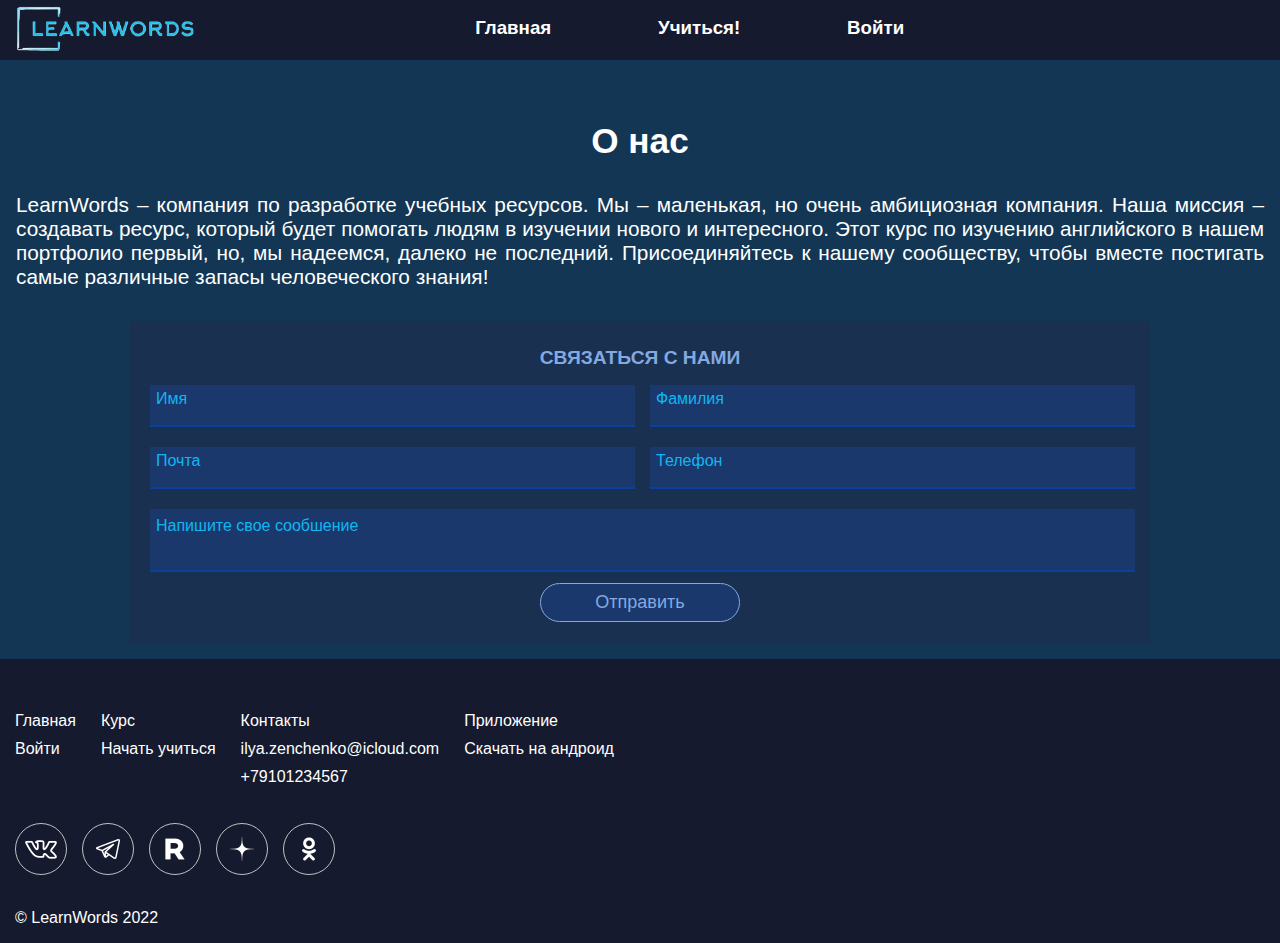
<file: about.html>
<!DOCTYPE html>
<html lang="en">
<head>
    <meta charset="UTF-8">
    <meta http-equiv="X-UA-Compatible" content="IE=edge">
    <meta name="viewport" content="width=device-width, initial-scale=1.0">
    <title>О нас</title>
    <link rel="stylesheet" href="css/styles.css">
    <link rel="stylesheet" href="css/about.css">
    <link rel="shortcut icon" href="images/index/fav.png" type="image/png">
</head>
<body>
    <header id="head">
        <nav id="main-nav">
            <div class="logo-holder">
                <a href="index.html"><img src="images/index/logo.png" alt="LearnWords" class="logo-img"></a>
            </div>
            <ul id="main-menu">
                <li class="main-menu-item"><a href="index.html"><h3>Главная</h3></a></li>
                <li class="main-menu-item"><a href="levels.html"><h3>Учиться!</h3></a></li>
                <li class="main-menu-item"><a href="login.html"><h3>Войти</h3></a></li>
            </ul>
        </nav>
    <!--    обертка бургера, занимает всю шапку-->
        <div class="burger-wrapper">
            <input type="checkbox" id="check-menu">
    <!--        label - там, где нажимается checkbox (над линиями)-->
            <label for="check-menu" class="burger-label"></label>
            <div class="burger-line first"></div>
            <div class="burger-line second"></div>
            <div class="burger-line third"></div>
            <div class="burger-line fourth"></div>
            <nav class="burger-main-menu">
                <a href="index.html">Главная</a>
                <a href="levels.html">Учиться!</a>
                <a href="login.html">Войти</a>
            </nav>
        </div>
    </header>
    <section class="about">
        <h2>О нас</h2>
        <p>LearnWords – компания по разработке учебных ресурсов. Мы – маленькая, но очень амбициозная компания. Наша миссия – создавать ресурс, который будет помогать людям в изучении нового и интересного. Этот курс по изучению английского в нашем портфолио первый, но, мы надеемся, далеко не последний. Присоединяйтесь к нашему сообществу, чтобы вместе постигать самые различные запасы человеческого знания!</p>
    </section>
    <!--форма-->
<section class="contact-sect">
    <form class="contact" action="javascript:alert('Отправка')">
        <div class="contact-text"><h>Связаться с нами</h></div>
        <div class="contact-block">
            <div class="contact-field">
                <input class="text-field__input" type="text" id="name" placeholder=" " required>
                <label class="text-field__label" for="name">Имя</label>
            </div>
            <div class="contact-field">
                <input class="text-field__input" type="text" id="last-name" placeholder=" ">
                <label class="text-field__label" for="last-name">Фамилия</label>
            </div>
            <div class="contact-field">
                <input class="text-field__input" type="email" id="email" placeholder=" " required>
                <label class="text-field__label" for="email">Почта</label>
            </div>
            <div class="contact-field">
                <input class="text-field__input" type="tel" id="phone" placeholder=" ">
                <label class="text-field__label" for="phone">Телефон</label>
            </div>
            <div class="contact-field cont-col-span-2">
                <input class="text-field__input" type="text" id="sms" placeholder=" " required>
                <label class="text-field__label" for="sms">Напишите свое сообшение</label>
            </div>
        </div>
        <div class="submit">
        <input type="submit" value="Отправить">
        </div>
    </form>
</section>
<!-- Подвал -->

<footer>
    <div class="footer">
        <ul class="ul_footer">
            <li class="li_footer"><a href="index.html">Главная</a></li>
            <li class="li_footer"><a href="login.html">Войти</a></li>
        </ul>
        <ul class="ul_footer">
            <li class="li_footer">Курс</li>
            <li class="li_footer"><a href="levels.html">Начать учиться</a></li>
        </ul>
        <ul class="ul_footer">
            <li class="li_footer">Контакты</li>
            <li class="li_footer"><a href="mailto:ilya.zenchenko@icloud.com">ilya.zenchenko@icloud.com</a></li>
            <li class="li_footer"><a href="+79101234567">+79101234567</a></li>
        </ul>
        <ul class="ul_footer">
            <li class="li_footer">Приложение</li>
            <li class="li_footer"><a href="#">Скачать на андроид</a></li>
        </ul>
        <div class="social-icons">
            <div class="social-icon"><img src="images/index/soc_nets/vk.png" alt="vk"></div>
            <div class="social-icon"><img src="images/index/soc_nets/telegram.png" alt="telegram"></div>
            <div class="social-icon"><img src="images/index/soc_nets/rutube.png" alt="rutube"></div>
            <div class="social-icon"><img src="images/index/soc_nets/dzen.png" alt="dzen"></div>
            <div class="social-icon"><img src="images/index/soc_nets/odnok.png" alt="class"></div>
        </div>
        <p style="padding-left: 0; margin-top: 18px">© LearnWords 2022</p>
    </div>
</footer>
</body>
</html>
</file>
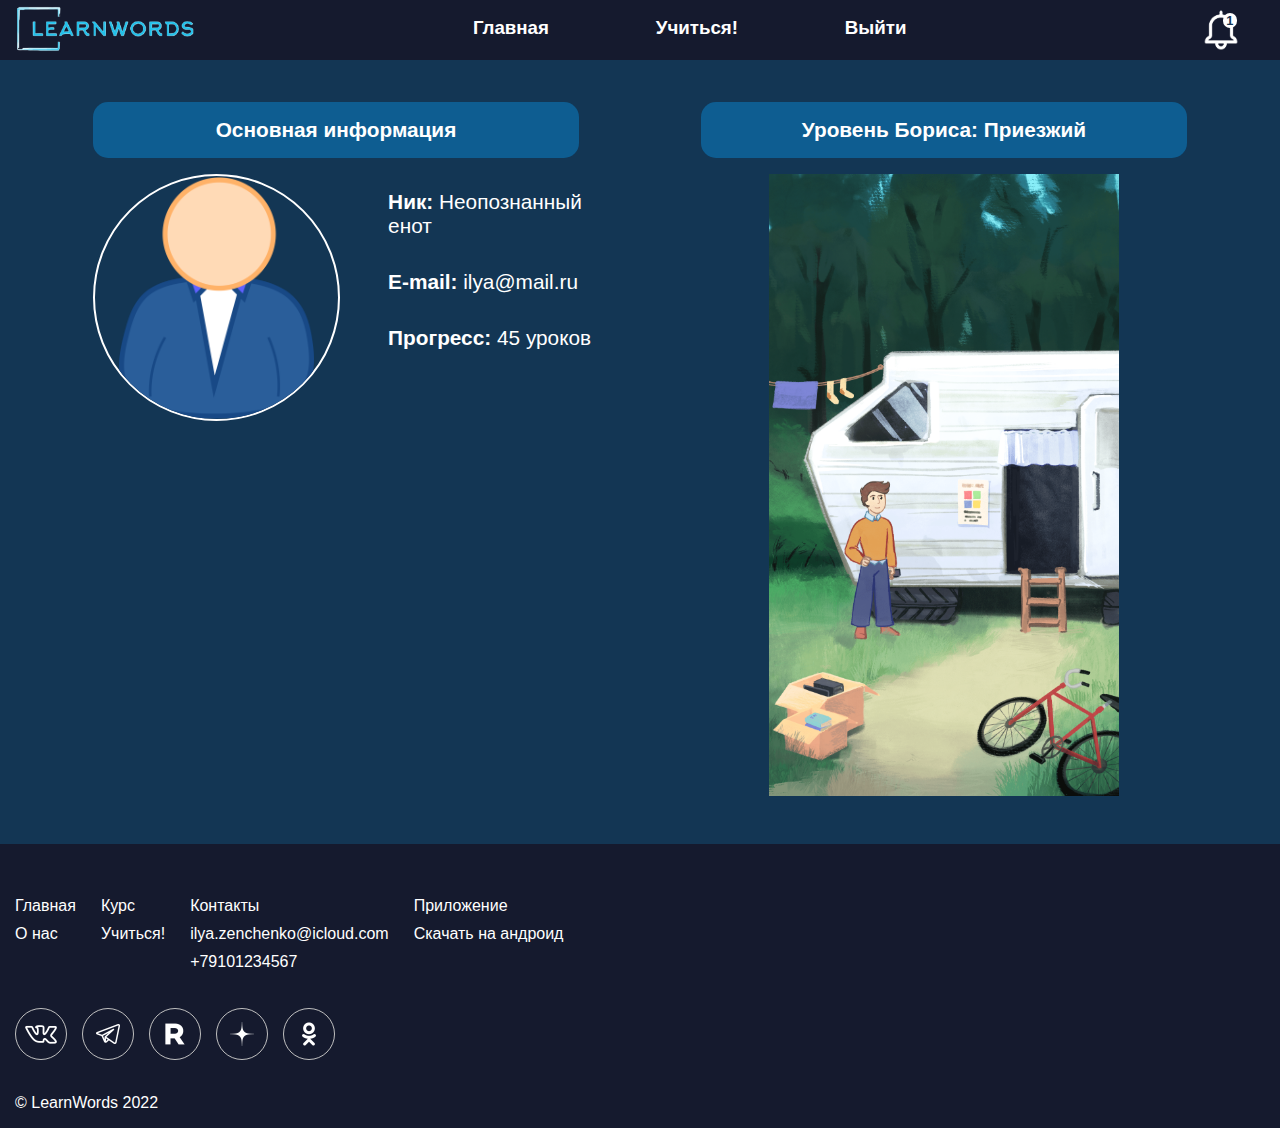
<file: account.html>
<!doctype html>
<html lang="en">
<head>
    <meta charset="UTF-8">
    <meta name="viewport"
          content="width=device-width, user-scalable=no, initial-scale=1.0, maximum-scale=1.0, minimum-scale=1.0">
    <meta http-equiv="X-UA-Compatible" content="ie=edge">
    <title>Курс по изучению английских слов</title>
    <link rel="stylesheet" href="css/styles.css">
    <link rel="stylesheet" href="css/styles_acc.css">
    <link rel="shortcut icon" href="images/index/fav.png" type="image/png">
</head>
<body>

<!--Шапка-->
<header id="head">
    <nav id="main-nav">
        <div class="logo-holder">
            <a href="index.html"><img src="images/index/logo.png" alt="LearnWords" class="logo-img"></a>
        </div>
        <ul id="main-menu">
            <li class="main-menu-item"><a href="index.html"><h3>Главная</h3></a></li>
            <li class="main-menu-item"><a href="levels.html"><h3>Учиться!</h3></a></li>
            <li class="main-menu-item"><a href="login.html"><h3>Выйти</h3></a></li>
        </ul>
        <div class="bell-container">
            <div class="bell-digit" id="bell-digit">1</div>
            <img src="images/account/bell.png" alt="bell" class="bell" id="bell">
            <nav class="bell-menu" id="bell-menu">
                <div class="bell-item">
                    <span class="close-notif-bt">╳</span>
                    Уведомление 1
                </div>
            </nav>
        </div>
    </nav>
    <!--    обертка бургера, занимает всю шапку-->
    <div class="burger-wrapper">
        <input type="checkbox" id="check-menu">
        <!--        label - там, где нажимается checkbox (над линиями)-->
        <label for="check-menu" class="burger-label"></label>
        <div class="burger-line first"></div>
        <div class="burger-line second"></div>
        <div class="burger-line third"></div>
        <div class="burger-line fourth"></div>
        <nav class="burger-main-menu">
            <a href="index.html">Главная</a>
            <a href="levels.html">Учиться!</a>
            <a href="login.html">Выйти</a>
        </nav>
    </div>
</header>

<!--Фото и данные (main)-->
<section class="info">
    <div class="main-info">
        <div class="les-main-hdr"><p><b>Основная информация</b></p></div>
        <div class="main-info-items">
            <div class="div_photo"><img src="images/account/user-icon.png" alt="Фото"></div>
            <div class="info-text">
            <p><b>Ник: </b>Неопознанный енот</p>
            <p><b>E-mail: </b>ilya@mail.ru</p>
            <p><b>Прогресс: </b>45 уроков</p>
            </div>
        </div>
    </div>
    <div class="level">
        <div class="les-main-hdr"><p><b>Уровень Бориса: Приезжий</b></p></div>
        <img src="images/boris_lev/first.png" alt="" class="">
    </div>

</section>

<!--Подвал-->
<footer class="footer">
    <ul class="ul_footer">
        <li class="li_footer"><a href="index.html">Главная</a></li>
        <li class="li_footer"><a href="about.html">О нас</a></li>
    </ul>
    <ul class="ul_footer">
        <li class="li_footer">Курс</li>
        <li class="li_footer"><a href="levels.html">Учиться!</a></li>
    </ul>
    <ul class="ul_footer">
        <li class="li_footer">Контакты</li>
        <li class="li_footer"><a href="mailto:ilya.zenchenko@icloud.com">ilya.zenchenko@icloud.com</a></li>
        <li class="li_footer"><a href="+79101234567">+79101234567</a></li>
    </ul>
    <ul class="ul_footer">
        <li class="li_footer">Приложение</li>
        <li class="li_footer"><a href="#">Скачать на андроид</a></li>
    </ul>
    <div class="social-icons">
        <div class="social-icon"><img src="images/index/soc_nets/vk.png" alt="vk"></div>
        <div class="social-icon"><img src="images/index/soc_nets/telegram.png" alt="telegram"></div>
        <div class="social-icon"><img src="images/index/soc_nets/rutube.png" alt="rutube"></div>
        <div class="social-icon"><img src="images/index/soc_nets/dzen.png" alt="dzen"></div>
        <div class="social-icon"><img src="images/index/soc_nets/odnok.png" alt="class"></div>
    </div>
    <p style="padding-left: 0; margin-top: 18px">© LearnWords 2022</p>
</footer>
<script src="js/acc.js"></script>
</body>
</file>
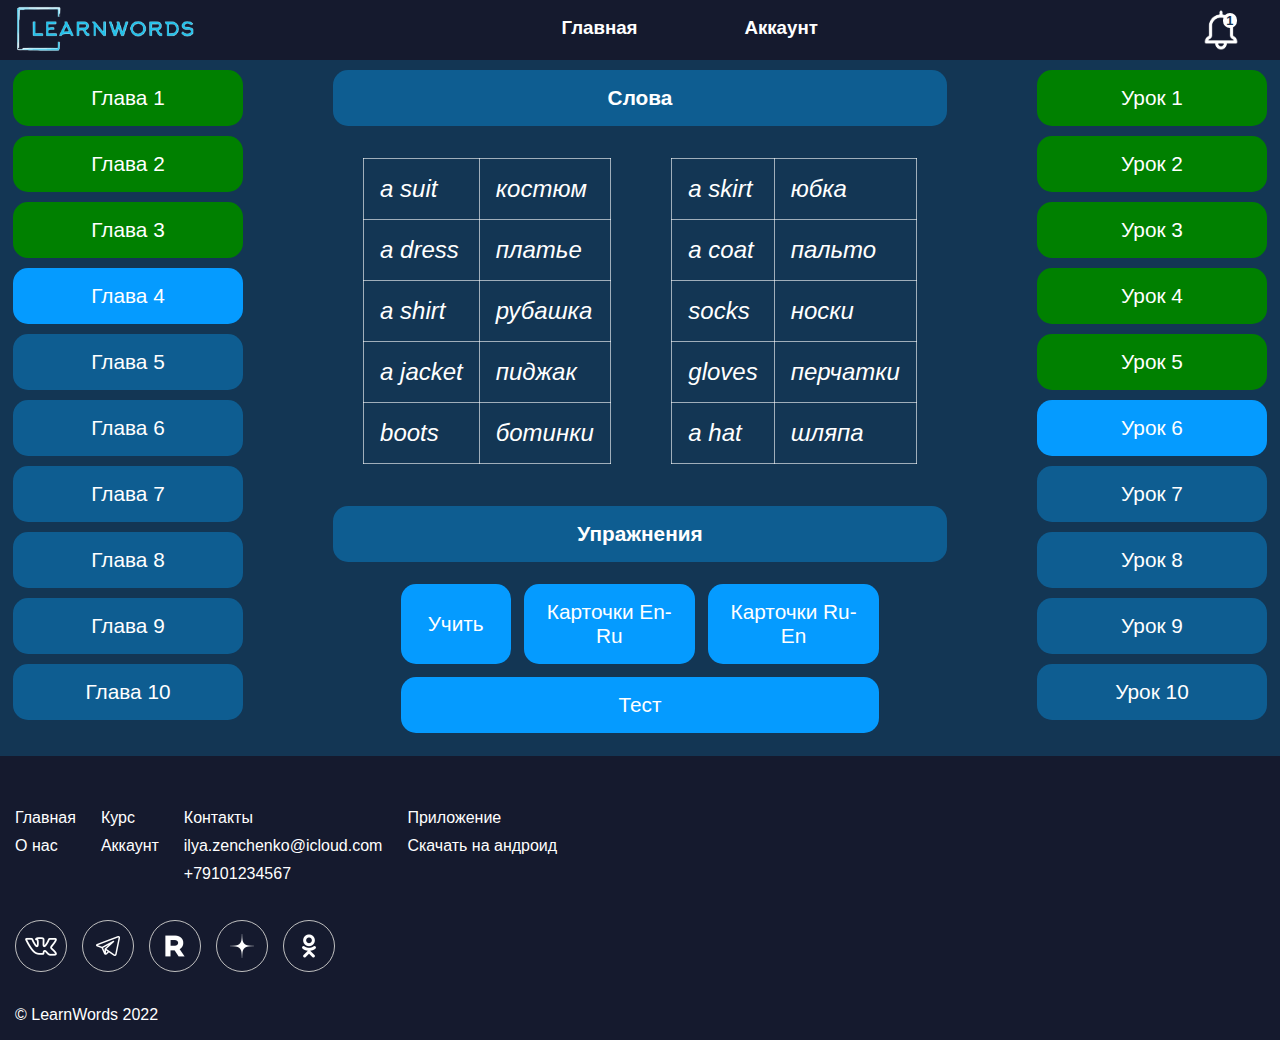
<file: levels.html>
<!doctype html>
<html lang="en">
<head>
    <meta charset="UTF-8">
    <meta name="viewport"
          content="width=device-width, user-scalable=no, initial-scale=1.0, maximum-scale=1.0, minimum-scale=1.0">
    <meta http-equiv="X-UA-Compatible" content="ie=edge">
    <title>Курс по изучению английских слов</title>
    <link rel="stylesheet" href="css/styles.css">
    <link rel="stylesheet" href="css/styles_acc.css">
    <link rel="stylesheet" href="css/levels.css">
    <link rel="shortcut icon" href="images/index/fav.png" type="image/png">
</head>
<body>

<!--Шапка-->
<header id="head">
    <nav id="main-nav">
        <div class="logo-holder">
            <a href="index.html"><img src="images/index/logo.png" alt="LearnWords" class="logo-img"></a>
        </div>
        <ul id="main-menu">
            <li class="main-menu-item"><a href="index.html"><h3>Главная</h3></a></li>
            <li class="main-menu-item"><a href="account.html"><h3>Аккаунт</h3></a></li>
        </ul>
        <div class="bell-container">
            <div class="bell-digit" id="bell-digit">1</div>
            <img src="images/account/bell.png" alt="bell" class="bell" id="bell">
            <nav class="bell-menu" id="bell-menu">
                <div class="bell-item">
                    <span class="close-notif-bt">╳</span>
                    Уведомление 1
                </div>
            </nav>
        </div>
    </nav>
    <!--    обертка бургера, занимает всю шапку-->
    <div class="burger-wrapper">
        <input type="checkbox" id="check-menu">
        <!--        label - там, где нажимается checkbox (над линиями)-->
        <label for="check-menu" class="burger-label"></label>
        <div class="burger-line first"></div>
        <div class="burger-line second"></div>
        <div class="burger-line third"></div>
        <div class="burger-line fourth"></div>
        <nav class="burger-main-menu">
            <a href="index.html">Главная</a>
            <a href="account.html">Аккаунт</a>
        </nav>
    </div>
</header>


<!--Уровни-->
<section class="levels">
    <div class="lesson progress-item"><p>Урок 1</p></div>
    <div class="lesson progress-item"><p>Урок 2</p></div>
    <div class="lesson progress-item"><p>Урок 3</p></div>
    <div class="lesson progress-item"><p>Урок 4</p></div>
    <div class="lesson progress-item"><p>Урок 5</p></div>
    <div class="lesson progress-item"><p>Урок 6</p></div>
    <div class="lesson progress-item"><p>Урок 7</p></div>
    <div class="lesson progress-item"><p>Урок 8</p></div>
    <div class="lesson progress-item"><p>Урок 9</p></div>
    <div class="lesson progress-item"><p>Урок 10</p></div>
</section>

<!--Главы-->
<section class="chapters">
    <div class="chapter progress-item"><p>Глава 1</p></div>
    <div class="chapter progress-item"><p>Глава 2</p></div>
    <div class="chapter progress-item"><p>Глава 3</p></div>
    <div class="chapter progress-item"><p>Глава 4</p></div>
    <div class="chapter progress-item"><p>Глава 5</p></div>
    <div class="chapter progress-item"><p>Глава 6</p></div>
    <div class="chapter progress-item"><p>Глава 7</p></div>
    <div class="chapter progress-item"><p>Глава 8</p></div>
    <div class="chapter progress-item"><p>Глава 9</p></div>
    <div class="chapter progress-item"><p>Глава 10</p></div>
</section>

<!--Борис-->
<section class="main">
    <div class="words-cont">
        <div class="les-main-hdr"><p><b>Слова</b></p></div>
            <div class="words-tables">
                <table>
                    <tr>
                        <td>a suit</td>
                        <td>костюм</td>
                    </tr>
                    <tr>
                        <td>a dress </td>
                        <td>платье</td>
                    </tr>
                    <tr>
                        <td>a shirt</td>
                        <td>рубашка</td>
                    </tr>
                    <tr>
                        <td>a jacket</td>
                        <td>пиджак</td>
                    </tr>
                    <tr>
                        <td>boots</td>
                        <td>ботинки</td>
                    </tr>
                </table>
                <table>
                    <tr>
                        <td>a skirt</td>
                        <td>юбка</td>
                    </tr>
                    <tr>
                        <td>a coat</td>
                        <td>пальто</td>
                    </tr>
                    <tr>
                        <td>socks</td>
                        <td>носки</td>
                    </tr>
                    <tr>
                        <td>gloves</td>
                        <td>перчатки</td>
                    </tr>
                    <tr>
                        <td>a hat</td>
                        <td>шляпа</td>
                    </tr>
                </table>
        </div>
    </div>
    <div class="exer-cont">
        <div class="les-main-hdr"><p><b>Упражнения</b></p></div>
        <div class="exersizes">
            <div class="ex-bt"><p>Учить</p></div>
            <div class="ex-bt"><p>Карточки En-Ru</p></div>
            <div class="ex-bt"><p>Карточки Ru-En</p></div>
            <div class="ex-bt test-bt"><p>Тест</p></div>
        </div>
    </div>
</section>

<!--Подвал-->
<footer class="footer">
    <ul class="ul_footer">
        <li class="li_footer"><a href="index.html">Главная</a></li>
        <li class="li_footer"><a href="about.html">О нас</a></li>
    </ul>
    <ul class="ul_footer">
        <li class="li_footer">Курс</li>
        <li class="li_footer"><a href="account.html">Аккаунт</a></li>
    </ul>
    <ul class="ul_footer">
        <li class="li_footer">Контакты</li>
        <li class="li_footer"><a href="mailto:ilya.zenchenko@icloud.com">ilya.zenchenko@icloud.com</a></li>
        <li class="li_footer"><a href="+79101234567">+79101234567</a></li>
    </ul>
    <ul class="ul_footer">
        <li class="li_footer">Приложение</li>
        <li class="li_footer"><a href="#">Скачать на андроид</a></li>
    </ul>
    <div class="social-icons">
        <div class="social-icon"><img src="images/index/soc_nets/vk.png" alt="vk"></div>
        <div class="social-icon"><img src="images/index/soc_nets/telegram.png" alt="telegram"></div>
        <div class="social-icon"><img src="images/index/soc_nets/rutube.png" alt="rutube"></div>
        <div class="social-icon"><img src="images/index/soc_nets/dzen.png" alt="dzen"></div>
        <div class="social-icon"><img src="images/index/soc_nets/odnok.png" alt="class"></div>
    </div>
    <p style="padding-left: 0; margin-top: 18px">© LearnWords 2022</p>
</footer>
<script src="js/acc.js"></script>
</body>
</file>
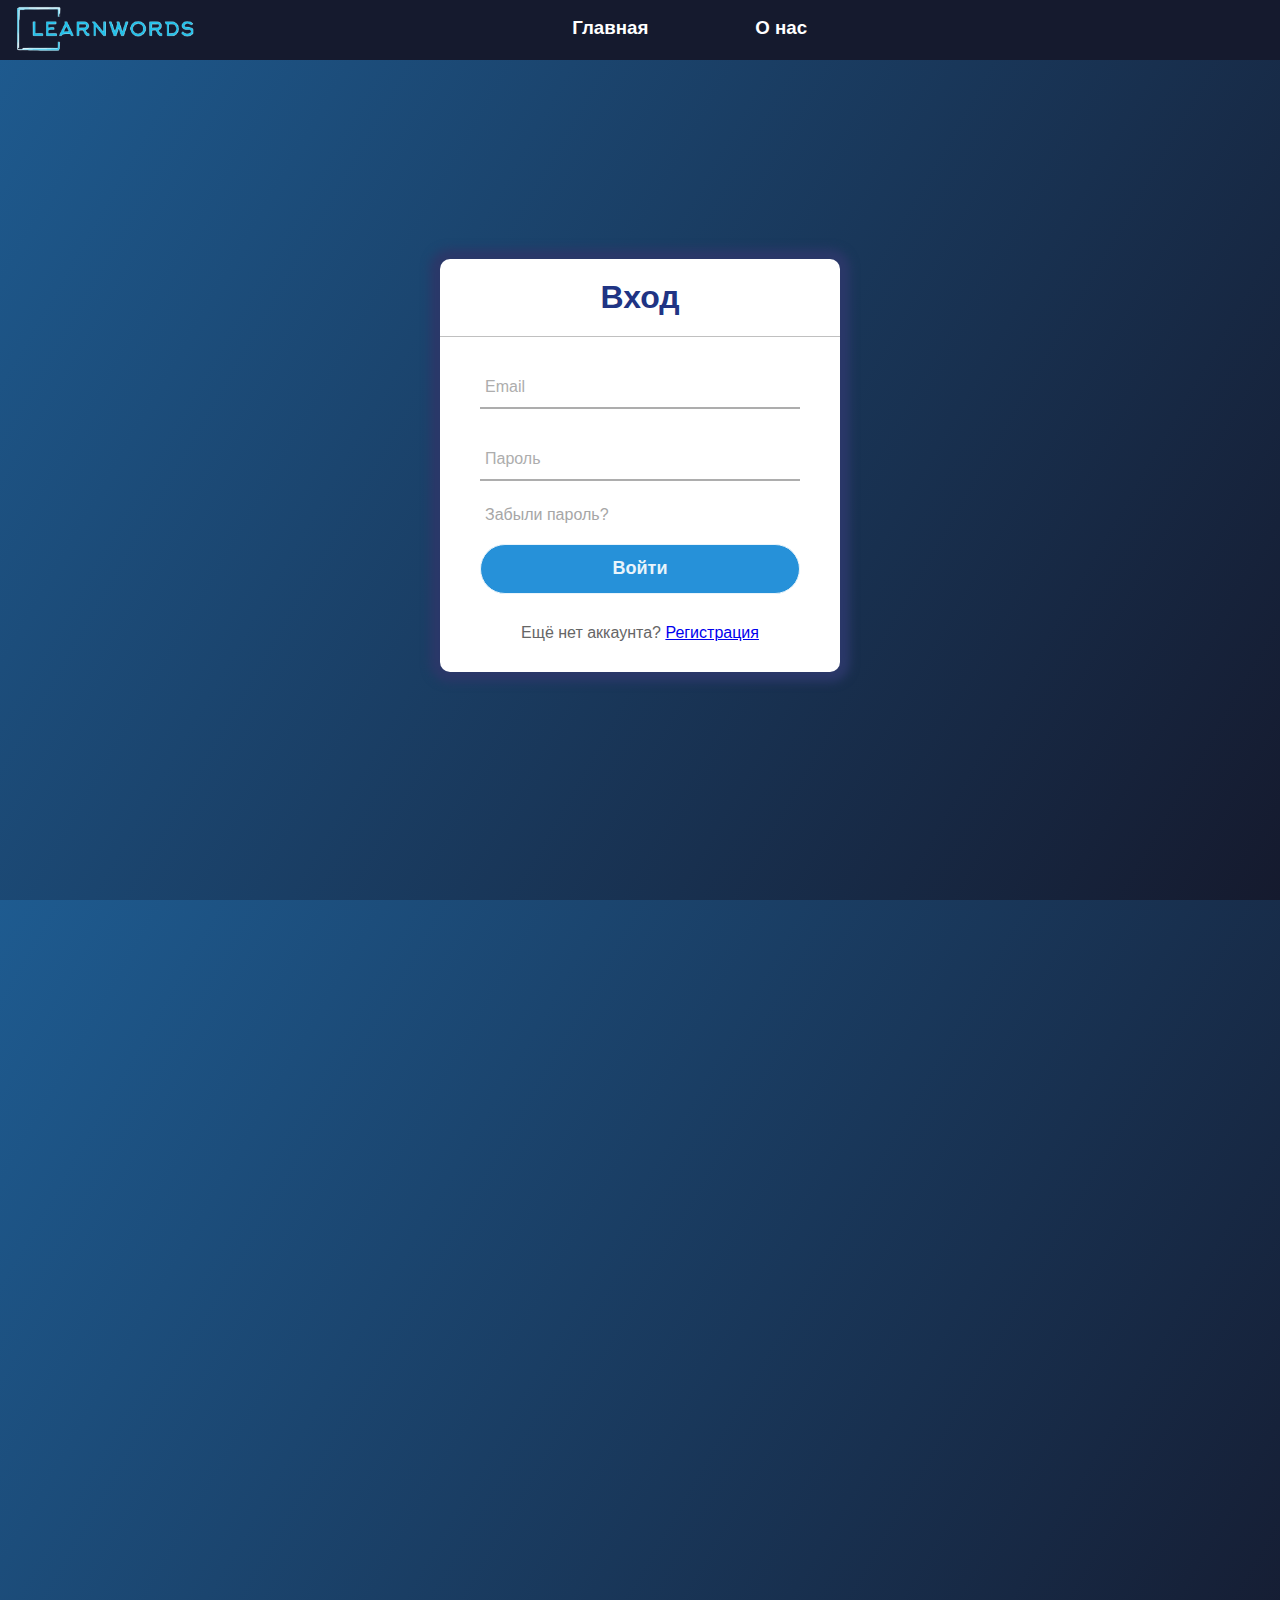
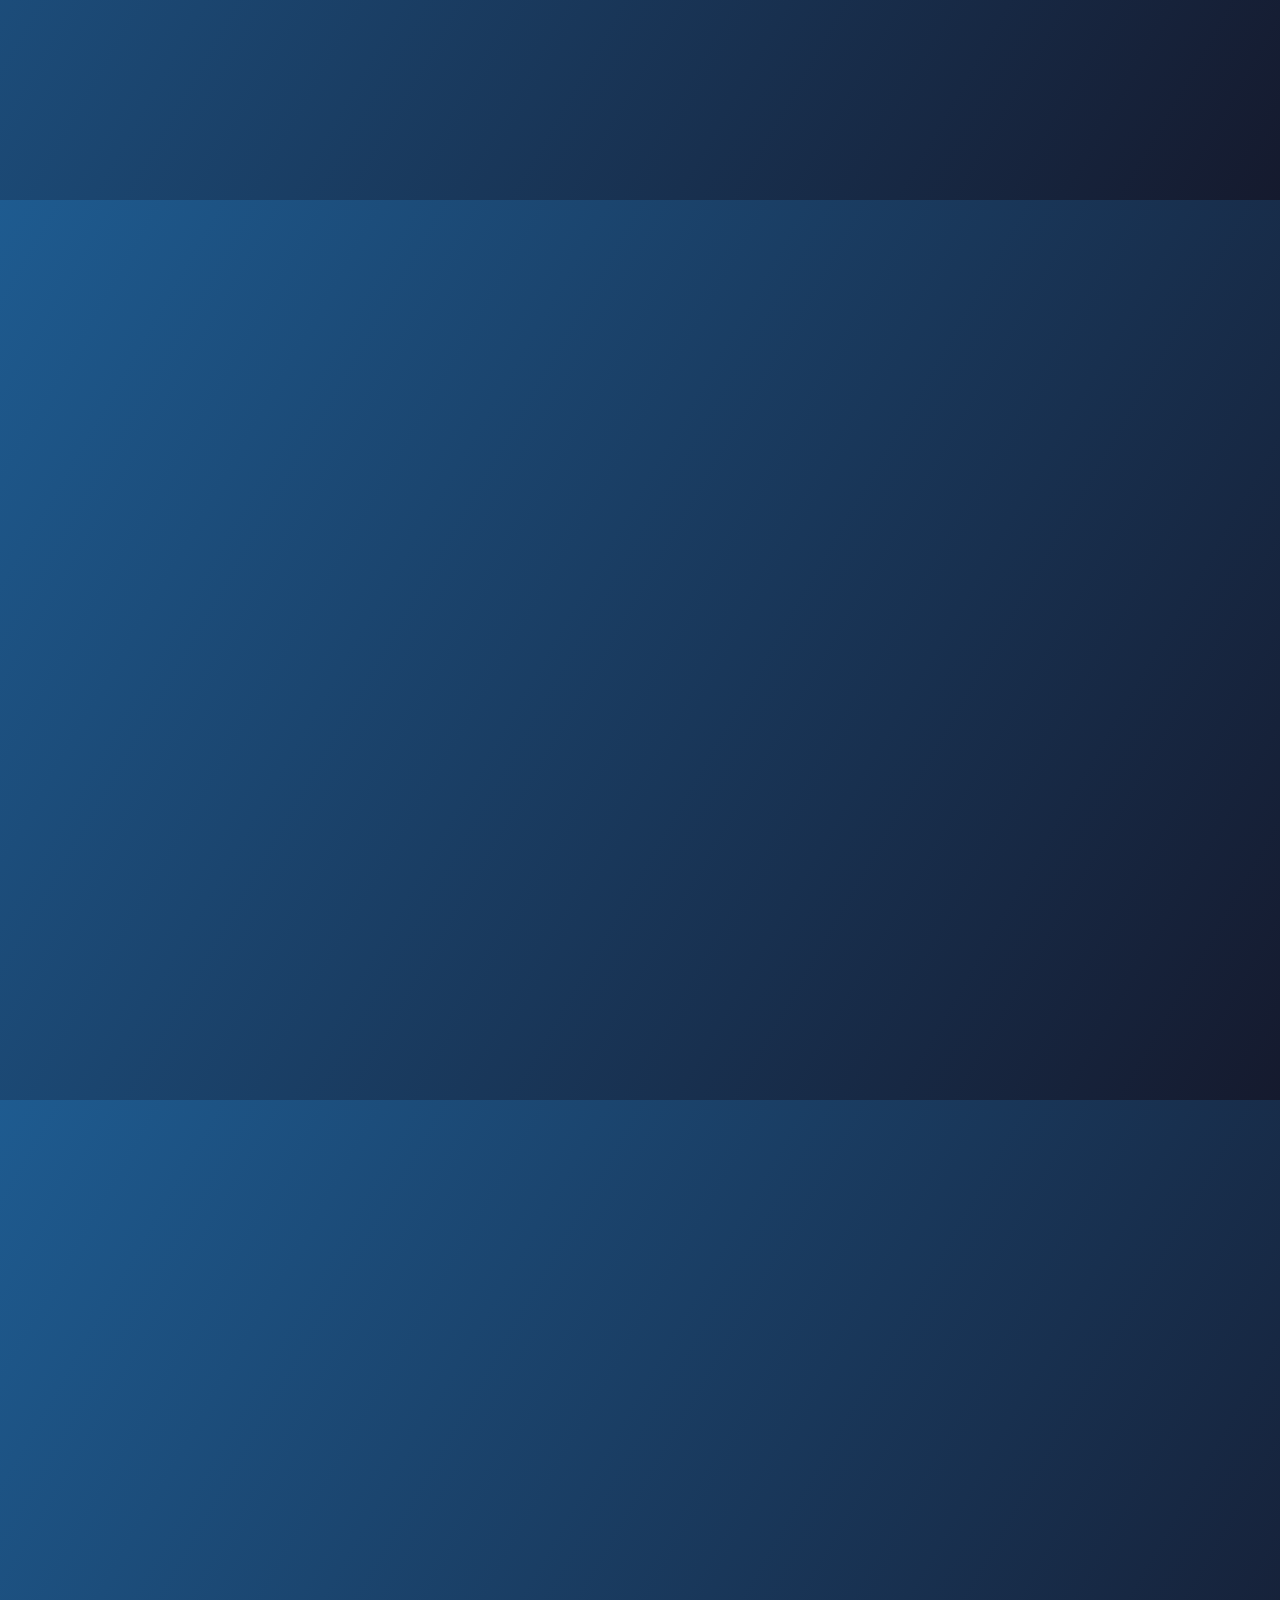
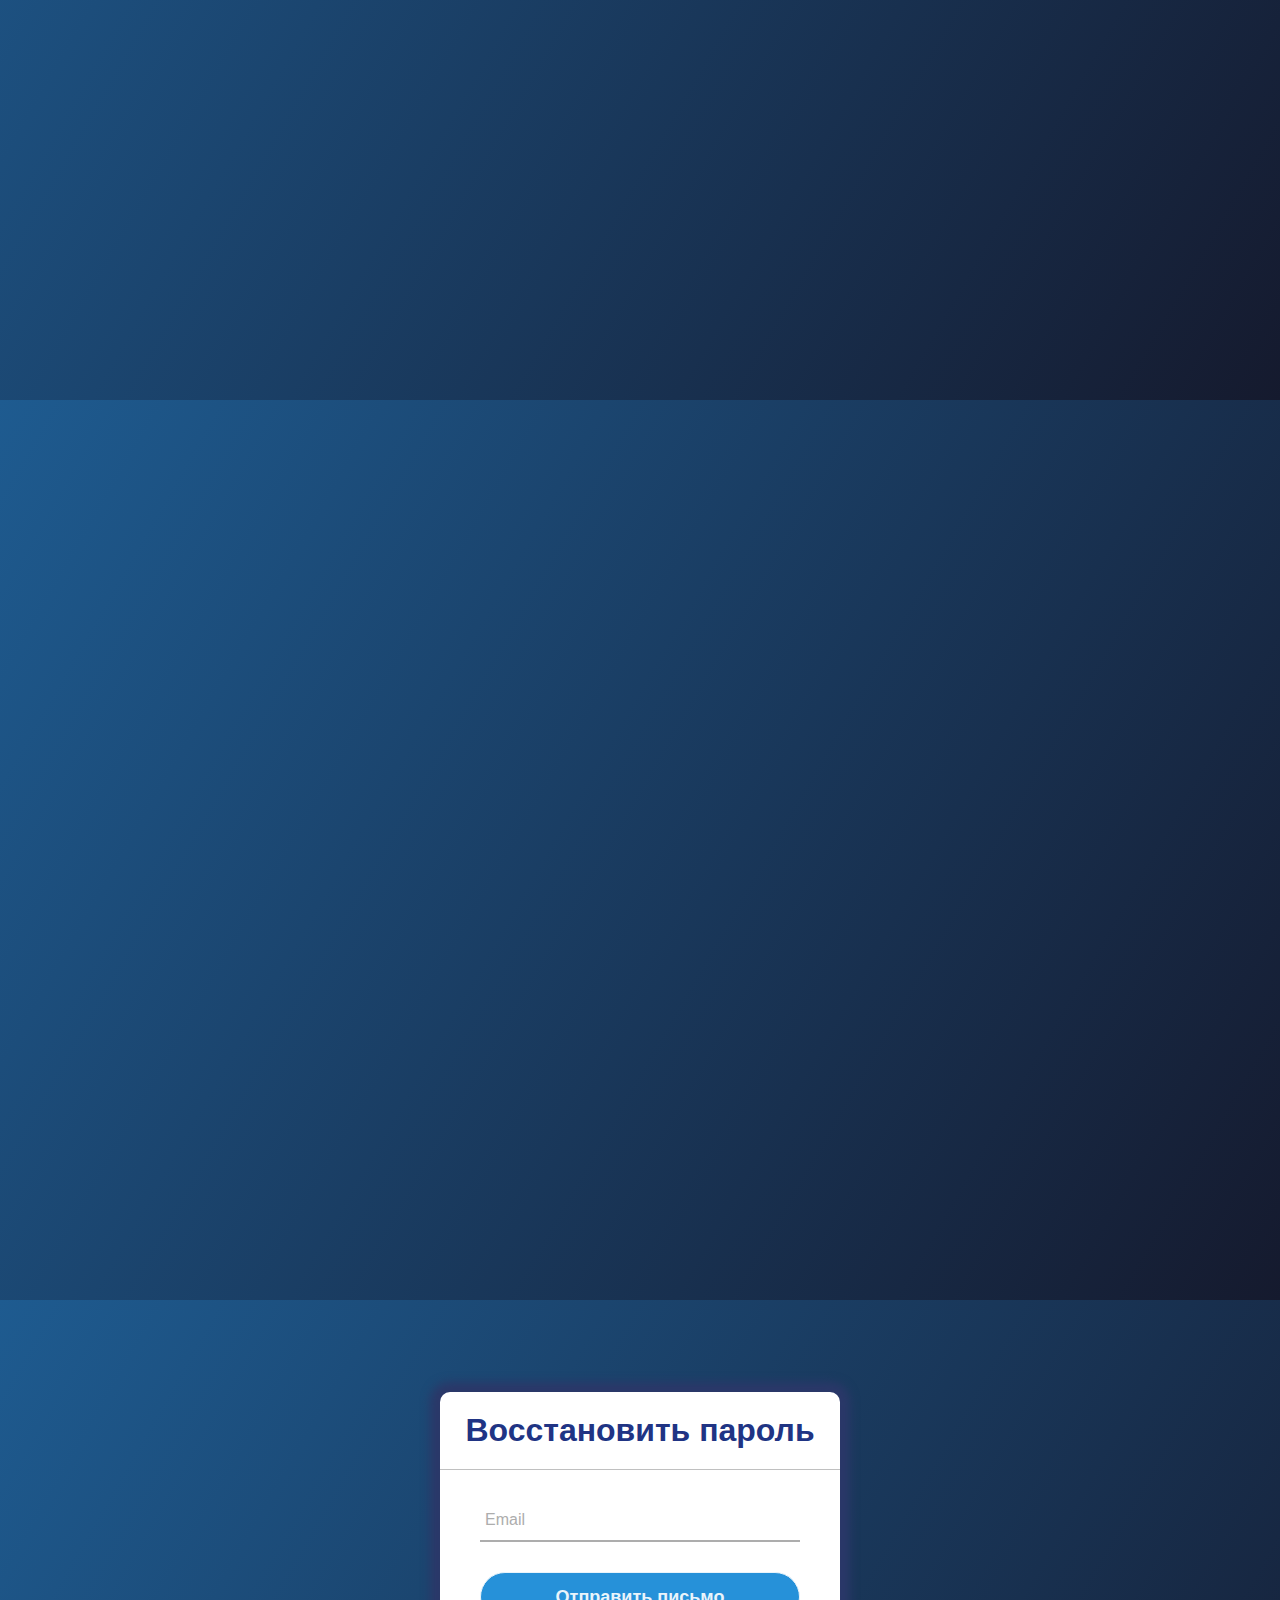
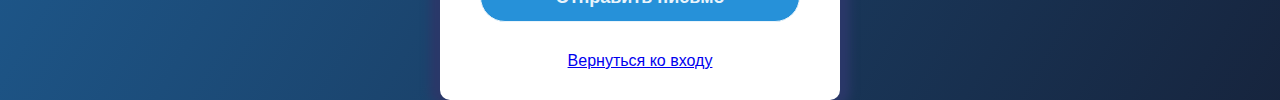
<file: login.html>
<!DOCTYPE html>
<html lang="en">
<head>
    <meta charset="UTF-8">
    <meta http-equiv="X-UA-Compatible" content="IE=edge">
    <meta name="viewport" content="width=device-width, initial-scale=1.0">
    <title>Войти/Зарегестрироваться</title>
    <link rel="stylesheet" href="css/login.css">
    <link rel="stylesheet" href="css/styles.css">
    <link rel="shortcut icon" href="images/index/fav.png" type="image/png">
</head>
<body>
    <!-- Шапка-->

<header id="head">
    <nav id="main-nav">
        <div class="logo-holder">
            <a href="index.html"><img src="images/index/logo.png" alt="LearnWords" class="logo-img"></a>
        </div>
        <ul id="main-menu">
            <li class="main-menu-item"><a href="index.html"><h3>Главная</h3></a></li>
            <li class="main-menu-item"><a href="about.html"><h3>О нас</h3></a></li>
        </ul>
    </nav>
<!--    обертка бургера, занимает всю шапку-->
    <div class="burger-wrapper">
        <input type="checkbox" id="check-menu">
<!--        label - там, где нажимается checkbox (над линиями)-->
        <label for="check-menu" class="burger-label"></label>
        <div class="burger-line first"></div>
        <div class="burger-line second"></div>
        <div class="burger-line third"></div>
        <div class="burger-line fourth"></div>
        <nav class="burger-main-menu">
            <a href="index.html">Главная</a>
            <a href="about.html">О нас</a>
        </nav>
    </div>
</header>
    <div class="center" id="login">
        <text>Вход</text>
        <form action="levels.html">
            <div class="txt-field">
                <input type="email" required>
                <span></span>
                <label>Email</label>
            </div>
            <div class="txt-field">
                <input type="password" required>
                <span></span>
                <label>Пароль</label>
            </div>
            <div class="pass" id="forg-bt">Забыли пароль?</div>
            <input type="submit" value="Войти">
            <div class="signup-link">
                Ещё нет аккаунта? <a href="#" id="reg-bt">Регистрация</a>
            </div>
        </form>
    </div>
    <div class="center register-hide hidden-top" id="register">
        <text>Регистрация</text>
        <form method="post">
            <div class="txt-field">
                <input type="email" required>
                <span></span>
                <label>E-mail</label>
            </div>
            <div class="txt-field">
                <input type="text" required>
                <span></span>
                <label>Пароль</label>
            </div>
            <div class="txt-field">
                <input type="text" required>
                <span></span>
                <label>Повторите пароль</label>
            </div>
            <input type="submit" value="Зарегестрироваться">
            <div class="signup-link">
                Уже есть аккаунт? <a href="#" id="log-bt">Войти</a>
            </div>
        </form>
    </div>
    <div class="center forgot-hide hidden-bottom" id="forgot">
        <text>Восстановить пароль</text>
        <form action="">
            <div class="txt-field">
                <input type="email" required>
                <span></span>
                <label>Email</label>
            </div>
            <input type="submit" value="Отправить письмо">
            <div class="signup-link">
                <a href="#" id="to-login-from-forgot">Вернуться ко входу</a>
            </div>
        </form>
    </div>
</body>
<script src="js/login.js"></script>
</html>
</file>
<file: css/styles.css>
/* Глобальные настройки*/
* {
    margin: 0;
    padding: 0;
}

body {
    font-family: roboto, sans-serif;
}

/* Заголовок */
#head {
    width: 100%;
    position: fixed;
    top: 0;
    height: 60px;
    z-index: 10;
}

#main-nav {
    background-color: #151a2e;
    height: 100%;
    text-align: center;
}

.logo-holder {
    float: left;
    margin-left: 10px;
    margin-top: -2px;
}

.logo-img {
    height: 60px;
}
.logo-img:hover{
    cursor: pointer;
}

#main-menu {
    list-style: none
}

.main-menu-item {
    display: inline-block;
    margin: 17px 8vw 10px 0;
    top: 0;
}

.main-menu-item a {
    color: white;
    text-decoration: none;
    transition: color 0.2s ease;
}

.main-menu-item a:hover {
    color: #5bbee6;
}

/*медиа заголовка*/

@media screen and (min-width: 1700px) {
    #head{
        height: 65px;
    }
    #main-menu h3{
        font-size: 1.5rem;
        font-weight: 700;
    }
    .logo-img {
        height: 65px;
    }
}

/* Бургер */

.burger-wrapper{
    display: none;
}

/* Шапка */

.cover {
    background: url("../images/index/cover-img.jpg") center;
    background-size: cover;
    color: white;
    padding: 100px 20%;
}

.cover-dimmer {
    background: rgba(0, 0, 0, 0.5);
    padding: 40px;
    text-align: center;
}

.cover-dimmer p {
    font-size: 1.2rem;
}

h1 {
    font-size: 2.5rem;
    margin-top: -8px;
    margin-bottom: .25rem;
}

.button-cover {
    padding: 0.7rem;
    font-size: 1rem;
    font-weight: bold;
    color: white;
    background-color: transparent;
    margin-top: 1rem;
    border-color: white;
    transition: background-color 0.2s ease;
}

.button-cover:hover {
    background-color: #5bbee6;
    cursor: pointer;
}

/* Тезисы */

.thesis_dark_bckgr {
    background-color: #133654;
    display: flex;
    align-items: center;
    justify-content: space-between;
    padding-top: 70px;
    padding-bottom: 70px;
}

/* светло синий #353c57 204e75*/

.thesis_light_bckgr {
    background-color: #0e5d91;
    display: flex;
    align-items: center;
    padding-top: 70px;
    padding-bottom: 70px;
    justify-content: space-between;
}

h2 {
    color: white;
    font-size: 2.2rem;
    padding: 1rem;
}

p {
    color: white;
    padding: 1rem;
    font-size: 1.3rem;
}

.icon_image {
    width: 190px;
    height: 190px;
    margin: 20px 50px;
    align-self: center;
}

.icon_light:hover{
    transform: rotate(360deg);
    transition: 1s ease-in;
    cursor: pointer;
}

.icon_dark:hover{
    transform: scale(1.2);
    transition: 1s ease-in;
    cursor: pointer;
}

@keyframes anim-dark-icon {
    from{
        margin-bottom: 10px;
    }
    50%{
        margin-bottom: 0;
    }
    75%{margin-bottom: 10px;}
    to{margin-bottom: 0}
}

/* Разделитель */

.dark_section_separator {
    background-color: #133654;
    padding: 5px 4vw;
}

.dark_section_separator div {
    background-color: white;
    padding: 2px 10px;
    border-radius: 30px;
}

/* Тезис Борис */

.thesis_boris {
    padding-top: 4rem;
    background-color: #133654;
    color: white;
    padding-bottom: 3rem;
}

.thesis_boris div{
    text-align: center;
}

/*КАК ПРОХОДИТ ОБУЧЕНИЕ*/
/*Карточки с границей*/

.cont-steps{
    background-color: #0e5d91;
    position: relative;
    transition: 0.5s all;
    display: flex;
    align-items: center;
    justify-content: space-around;
    flex-wrap: wrap;
}
.step-card::before, .step-card::after{
    box-sizing: border-box;
}
.step-card{
    display: inline-block;
    width: 250px;
    aspect-ratio: 1/1;
    top:0;
    bottom: 0;
    left: 0;
    right: 0;
    box-shadow: 0 20px 35px rgba(0,0,0,0.3);
    /* border-radius: 20px; */
    overflow: hidden;
    background: linear-gradient(120deg, #2980b9, #133654);
    position: relative;
    margin-left: 10px;
    margin-right: 10px;
    transition: .5s all;
}
@media screen and (max-width: 1381px) {
    .step-card{
        margin-bottom: 20px;
    }
}
.step-card:before{
    content: "";
    position: absolute;
    width: 150%;
    height: 150%;
    top: -25%;
    left: -25%;
    background-image: conic-gradient(
            #04b0ee 20deg, transparent 120deg
    );
    animation: rotate 4s infinite linear;
    border-radius: 20px;
}
@keyframes rotate {
    100%{
        transform: rotate(-360deg);
        
    }
}
.step-card:nth-child(1)::after{
    content: "1";
}
.step-card:nth-child(2)::after{
    content: "2";
}
.step-card:nth-child(3)::after{
    content: "3";
}
.step-card:nth-child(4)::after{
    content: "4";
}
.step-card:nth-child(5)::after{
    content: "5";
}

.step-card::after{
    position: absolute;
    top: .5%;
    left: .5%;
    width: 99%;
    height: 99%;
    background: linear-gradient(120deg, #1e5b90, #151a2e);
    /* border-radius: 20px; */
    color: #04b0ee;
    line-height: 100px;
    font-weight: 600;
    font-size: 2rem;
    letter-spacing: 7px;
    transition: 0.5s all;
    
}

.cont-steps .step-card:hover{
    transform: scale(110%);
    border-radius: 20px;
}
.step-card:hover:after{
    filter: blur(0px);
    width: 94%;
    height: 94%;
    top: 3%;
    left: 3%;
    border-radius: 20px;
}

.step-card div{
    color: white;
    z-index: 1;
    position: absolute;
    top: 60%;
    left: 50%;
    transform: translate(-50%, -50%);
    width: 80%;
}
/* Кому подойдет */

.sect_who {
    background-color: #0e5d91;
    padding-top: 3rem;
    padding-bottom: 3rem;
    text-align: center;
}

.cont_who {
    padding-top: 2rem;
    display: flex;
    justify-content: center;
    flex-wrap: wrap;
}

.sect_who h2 {
    padding-bottom: 1rem;
}

.element_who {
    width: 25%;
    margin: 1%;
    padding: 2%;
    border: solid 4px white;
    border-radius: 15px;
    color: white;
}

.element_who p {
    font-size: 1.2rem;
    line-height: 1.6rem;
}

.element_who h3 {
    font-size: 1.6rem;
    padding: 1rem 1vw 2rem;
}

.img_who {width: 80%;}

@media screen and (min-width: 1500px) {
    .img_who{
        width: 60%;
    }
}
/* Подвал */

.footer {
    padding-top: 3rem;
    background-color: #151a2e;
    color: white;
    padding-left: 15px;
    display: grid;
    /*grid-template: fit-content(100%) fit-content(100%) fit-content(100%)/ 1fr 1fr 1fr 1fr;*/
    grid-auto-columns: fit-content(100%);
    grid-auto-rows: fit-content(100%);
}

.social-icons{
    grid-area: 2/1/2/5;
}
.footer p{
    grid-area: 3/1/3/5;
}

.footer-lists{
    display: flex;
    flex-wrap: wrap;
}

.ul_footer {
    list-style: none;
    padding-bottom: 2rem;
    margin: 0 25px 0 0;
}

.li_footer{
    padding: 5px 0;
}

.li_footer a {
    color: white;
    text-decoration: none;
    transition: color 0.2s ease;
}

.li_footer a:hover {
    color: #5bbee6;
}

.footer p{
    font-size: 1rem;
}

.social-icons{
    display: flex;
    flex-wrap: wrap;
}

.social-icon{
    height: 40px;
    aspect-ratio: 1/1;
    padding: 5px;
    display: flex;
    justify-content: center;
    align-items: center;
    border-radius: 50%;
    margin-right: 15px;
    border: 1.5px solid silver;
    /*анимация*/
    position: relative;
    background: none;
    cursor: pointer;
    overflow: hidden;
}

.social-icon img{
    max-height: 80%;
    z-index: 2;
}

.social-icon::before{
    content: '';
    position: absolute;
    left: 0;
    top: 0;
    width: 100%;
    height: 0;
    z-index: 1;
    transition: .5s;
    border-radius: 50%;
    background: linear-gradient(to bottom left, #2E3192, #1BFFFF);
}
.social-icon:hover:before{
    height: 100%;
}


/*Уменьшаем расстояние между меню в шапке*/
@media screen and (max-width: 900px){
    .main-menu-item{
        margin: 17px 5vw 10px 0;
    }
}

/*Бургер, подвал*/
@media screen and (max-width: 750px){
    #main-menu{
        display: none;
    }
    #main-nav{
        position: relative;
    }
    .logo-holder{
        position: absolute;
        z-index: 1;
    }
    /*Бургер*/

    .burger-wrapper{
        display: block;
        position: absolute;
        width: 100%;
        height: 100%;
        /*Делаем независимым от остальных и размер как родителя, то есть как всю шапку*/
        top: 0;
        text-align: center;
    }

    #check-menu{
        display: none;
    /*    убрали галочку*/
    }

    /*блок на который нажимаем*/
    .burger-label{
        display: block;
        /*видимость*/
        position: absolute;
        /*независим от других*/
        width: 70px;
        height: 50px;
        right: 10px;
        top: 5px;
        /*отступы*/
        cursor: pointer;
        z-index: 2;
        line-height: 100%;
    }

    /*просто пишем где располагаюся линии*/
    /*!!! Они здесь отдельно от label, то есть от экрана*/
    .burger-line{
        position: absolute;
        top: 15px;
        /*У label отступ 5, от вершины label итого 10*/
        right: 20px;
        /*10 от экрана и 10 от label*/
        width: 50px;
        height: 3px;
        border-radius: 4px;
        background-color: white;
        transition: 0.5s all;
    }

    .burger-label:hover ~ .burger-line{
        background-color: #5bbee6;
    }

    .second, .third{
        top: 28px;
    }

    .fourth{
        top: 41px;
    }

    .burger-main-menu{
        display: block;
        position: absolute;
        width: 100%;
        bottom: 0;
        left: 0;
        transform: translateY(100%);
        /*для развертывания*/
        max-height: 0;
        font-size: 1.5rem;
        overflow: hidden;
        /*    Если выходит за рамки (а он выходит т к высота 0) то hidden*/
        transition: .5s;
        /*    Плавность*/
    }

    .burger-main-menu a{
        display: block;
        width: 100%;
        padding: 20px 0;
        color: white;
        text-decoration: none;
        border-top: 1px solid rgba(255, 255, 255, .3);
        background-color: #151a2e;
        font-weight: bold;
    }

    .burger-main-menu a:hover{
        background-color: #0e5d91;
    }

    #check-menu:checked ~ .burger-main-menu{
        max-height: 500px;
    }

    #check-menu:checked ~ .first{
        display: none;
    }
    #check-menu:checked ~ .fourth{
        display: none;
    }

    #check-menu:checked ~ .second{
        transform: rotate(45deg);
    }

    #check-menu:checked ~ .third{
        transform: rotate(-45deg);
    }

    .thesis_light_bckgr{
        padding-top: 10px;
        padding-bottom: 10px;
    }
    .thesis_dark_bckgr{
        padding-top: 10px;
        padding-bottom: 10px;
    }
    .icon_image{
        margin: 10px 10px;
    }
    .element_who{
        width: 35%;
    }

/*    подвал*/
    .footer{
        grid-template-columns: 1fr 1fr;
    }
    .social-icons{
        grid-area: 3/1/3/3;
    }
    .footer p{
        grid-area: 4/1/4/3;
    }
}

@media screen and (max-width: 670px){
    h1{
        font-size: 2rem;
    }
    .element_who{
        width: 65%;
    }
    .cover{
        padding: 100px 15%;
    }
    .img_who{
        width: 60%;
    }
    h2{
        font-size: 1.6rem;
    }

}

@media screen and (max-width: 450px){
    .element_who{
        width: 75%;
    }
    .button-cover{
        font-size: 0.8rem;
    }
    h1{
        font-size: 1.9rem;
    }
    .thesis_dark_bckgr{
        flex-direction: column-reverse;
    }
    .thesis_light_bckgr{
        flex-direction: column;
    }
    .video{
        width: 90%;
    }

    /*    подвал*/
    .footer{
        grid-template-columns: 1fr;
    }
    .social-icons{
        grid-area: 5/1;
    }
    .footer p{
        grid-area: 6/1;
    }
}

@media screen and (max-width: 370px){
   h1{
       font-size: 1.5rem;
   }
    .social-icon{margin-right: 5px}
}


/* Анимации с js (появление) */

.index-hidden{
    opacity: 0;
    filter: blur(5px);
    transition: all 1s;
}
.index-hidden:nth-child(1){
    transition: 1s;
}
.index-hidden:nth-child(2){
    transition: 1.2s;
}
.index-hidden:nth-child(3){
    transition: 1.4s;
}
.index-hidden:nth-child(4){
    transition: 1.6s;
}
.index-hidden:nth-child(5){
    transition: 1.8s;
}
.index-hidden-left{
    transform: translateX(-110%);
}

.index-show{
    opacity: 1;
    filter: blur(0);
    transform: translateX(0);
}

@media(prefers-reduced-motion){
    .index-hidden{
        transition: none;
    }
}
.element_who:nth-child(2){
    transition: all 1.5s;
}
.element_who:nth-child(3){
    transition: all 2s;
}
.add-transition{
    transition: 0.8s all;
}
</file>
<file: css/about.css>
html, body {
    margin: 0;
    height: 100%;
}
body{
    background-color: #133654;
    display: grid;
    grid-template-columns: 1fr;
    /* grid-template-areas: "about" "contact" "footer"; */
    grid-template-rows: 1fr 1fr .5fr;
    height: 100%;
}
.about{
    margin-top: calc(60px + 5vh);
    grid-area: 1/1;
}
.about h2{
    text-align: center;
}
.about p{
    text-align: justify;
}
@media screen and (min-width: 1400px) {
    .about p{
        margin: auto 2rem;
    }
}

/*Форма*/
.contact-sect{
    margin: 1rem;
    display: flex;
    justify-content: center;
    grid-area: 2/1;
}
.contact{
    background-color: rgb(25, 48, 81);
    padding: 10px;
    display: flex;
    flex-direction: column;
    text-align: center;
    max-width: 1000px;
    flex: 1;
    height: fit-content;
}
.contact-block{
    display: grid;
    grid-template-columns: repeat(2,auto);
    gap:20px;
    padding: 0 10px;
}
.cont-col-span-2{
    grid-column: span 2;
}
.contact-text{
    text-transform: uppercase;
    font-weight: 600;
    color: rgb(131, 169, 224);
    margin: 1rem;
    font-size: 1.2rem;
}

.contact input{
    width: 100%;
    border: 0;
    background-color: rgb(26, 56, 108);
    border-bottom: 2px solid #0b419b;
    padding-top: 4% ;
    padding-left: 5px;
    font-size: 18px;
    color: #FFF;
}

.contact input:hover,
.contact input:focus{
    background-color: #0b419b;
}
.contact-field{
    position: relative;
}
.contact-field label{
    position: absolute;
    top: 10%;
    left: 5px;
    color: #11b6f1;
    pointer-events: none;
    border: 1px solid transparent;
    transform-origin: 0 0;
    transition: opacity .15s ease-in-out, transform .15s ease-in-out;
}
.contact-field input:focus + label,
.contact-field input:not(:placeholder-shown)+label{
    opacity: .85;
    transform: scale(.85) translateY(-.4rem) translateX(-.15rem);
}
.contact a{
    margin: 10px 20px;
    display: block;
    width: max-content;
    background-color: #0b419b;
    padding: 10px;
    color: #FFF;
    border-radius:50px;
    transition: all .2s;
    text-decoration: none;
}

.contact a:hover{
    transform: scale(1.05);
}
input[type="submit"]{
    width: 30vw;
    min-width: fit-content;
    max-width: 200px;
    height: fit-content;
    padding: .5rem;
    margin: .7rem;
    border: 1px solid;
    background-color: rgb(26, 56, 108);
    border-radius: 25px;
    color: rgb(131, 169, 224);
    font-weight: 500;
    cursor: pointer;
    outline: none;

}
input[type="submit"]:hover{
    border-color: #2691d9;
    transition: .2s;   
}
@media (max-width: 712px) {
    .contact-block{
        grid-template-columns:auto;
    }
    .contact-field{
        grid-column: span 1;
    }
}
.footer{
    grid-area: 3/1;
    /* height: 100%; */
}
</file>
<file: css/styles_acc.css>
html, body {
    margin: 0;
    height: 100%;
}
body{
    background-color: #133654;
    display: grid;
    grid-template-columns: fit-content();
    grid-template-areas: "main" "footer";
    grid-template-rows: fit-content() fit-content();
}

/* Колокольчик */
.bell-container{
    position: absolute;
    height: 80%;
    right: 15px;
    top: 10%;
    z-index: 2;
    width: 200px;
}

.bell{
    max-height: 100%;
    position: absolute;
    right: 20px;
    border-radius: 50%;
}

.bell-digit{
    position: absolute;
    height: 30%;
    aspect-ratio: 1/1;
    border-radius: 50%;
    background-color: white;
    right: 28px;
    top: 15%;
    font-size: 0.8rem;
    color: #133654;
    font-weight: bold;
    z-index: 1;
}

.bell-menu{
    display: block;
    position: absolute;
    width: 100%;
    bottom: 0;
    left: 0;
    transform: translateY(98%);
    /*для развертывания*/
    max-height: 0;
    overflow: hidden;
    /*    Если выходит за рамки (а он выходит т к высота 0) то hidden*/
    transition: .8s all;
    /*    Плавность*/
}
.close-notif-bt{
    position: absolute;
    top: 3px;
    right: 3px;
    aspect-ratio: 1/1;
    height: 15px;
    border-radius: 50%;
    font-size: 0.7rem;
    color: white;
}

.bell-item{
    display: block;
    width: 70%;
    padding: 20px 10px;
    color: white;
    text-decoration: none;
    border-top: 1px solid rgba(255, 255, 255, .3);
    background-color: #151a2e;
    font-weight: bold;
    margin: auto;
    transition: .3s;
    position: relative;
}

.bell:hover{
    cursor: pointer;
    background-color: #0e5d91;
}

.bell:hover ~ .bell-menu, .bell-menu:hover{
    overflow-y: scroll;
    padding-right: 10px;
    max-height: 200px;
    padding-top: 10px;
    padding-bottom: 10px;
}
.bell:hover ~ .bell-menu::-webkit-scrollbar,
.bell-menu:hover::-webkit-scrollbar{
    display: none;
}


.bell-item:hover{
    background-color: #0e5d91;
    scale: 1.2;
    border-radius: 10px;
    cursor: pointer;
}

.bell-item.active{
    transform: translateX(calc(100% + 10rem));
}

.bell-item:last-of-type{
    border-bottom-right-radius: 20px;
    border-bottom-left-radius: 20px;
}

@media screen and (max-width: 750px){
    .bell-container{
        right: 65px;
    }
}

/* секция фото+инфо*/

.info{
    margin-top: 60px;
    position: relative;
    padding: 2rem;
    grid-area: main;
    display: grid;
    grid-template: 1fr / 1fr 1fr;
}

.les-main-hdr{
    grid-area: 1/1/1/4;
    background-color: #0e5d91;
    text-align: center;
    width: 80%;
    border-radius: 15px;
    margin-top: 10px;
}
.level, .main-info{
    display: flex;
    flex-direction: column;
    align-items: center;
}
.level img{
    width: 350px;
    padding: 1rem;
}
.main-info-items{
    margin-top: 1rem;
    display: flex;
    margin-left: 10%;
}
.main-info .main-info-items{
    align-self:flex-start;
}
.div_photo{
    aspect-ratio: 1/1;
    border: solid 2px white;
    border-radius: 50%;
    margin-right: 2rem;
    overflow: hidden;
    display: flex;
    align-items: center;
    justify-content: center;
    width: 250px;
}
.div_photo img {
    max-width: 80%;
}
.footer{
    grid-area: footer;
}


@media screen and (max-width: 1000px) {

    .level img{
        width: 250px;
    }
    .info{
        grid-template:  1fr / 1fr;
    }
    .div_photo{
        width: 200px;
    }
}
@media screen and (max-width: 600px) {
    .main-info-items{
        flex-direction: column;
        align-items: center;
    }
    .div_photo{
        width: 150px;
    }
    .level img{
        width: 200px;
    }
    .info-text p{
        font-size: 1.3rem;
    }
}
</file>
<file: css/levels.css>
body{
    display: grid;
    min-height: 100%;
    /* height: auto; */
}

.main{
    display: flex;
    flex-direction: column;
    align-items: center;
}
.les-main-hdr{
    grid-area: 1/1/1/4;
    background-color: #0e5d91;
    text-align: center;
    width: 100%;
    border-radius: 15px;
    margin-top: 10px;
}
.words-cont{
    width: 80%;
}
.words-tables{
    display: flex;
    align-items: center;
    justify-content: center;
}
table {
    margin: 2rem auto;
    color: white;
    border-collapse: collapse;
    /* border: 2px solid #133654; */

}
td {
    border: 1px solid rgba(255, 255, 255, 0.6);
    padding: 1rem;
    font-style: italic;
    width: 50%;
    font-size: 1.5rem;
}
.words-separator{
    background-color: white;
}
.exer-cont{
    width: 80%;
    display: flex;
    flex-direction: column;
    align-items: center;
}

.exersizes{
    display: grid;
    grid-template: fit-content(100%)  fit-content(100%) / 2fr 3fr 3fr;
    text-align: center;
    width: 80%;
    margin: 1rem;
}

.ex-bt{
    background-color: #059bff;
    border-radius: 15px;
    display: flex;
    align-items: center;
    justify-content: center;
    margin: 0.4rem;
    cursor: pointer;
}
.test-bt{
    grid-area: 3/1/3/4;
}
.level{
    display: flex;
    flex-direction: column;
    align-items: center;
    width: 80%;
}
.level img{
    width: 350px;
    padding: 1rem;
}
@media screen and (max-width:600px) {
    .ex-bt p{
        font-size: 1rem;
    }
    .exersizes{
        grid-template: 1fr 1fr / 1fr 1fr;
    }
    .ex-bt:nth-child(3){
        grid-area: 2/1;
    }
    .test-bt{
        grid-area: 2/2;
    }
    .level img{
        width: 200px;
    }
    .les-main-hdr p{
        font-size: 1rem;
    }
}
@media screen and (max-width: 400px) {
    .exersizes{
        grid-template: 1fr 1fr 1fr 1fr /1fr;
    }
    .ex-bt:nth-child(3){
        grid-area: 3/1;
    }
    .test-bt{
        grid-area: 4/1;
    }
}
@media screen and (max-width: 650px) {
    .words-tables{
        flex-direction: column;
    }
    table{
        margin: 0.5rem auto;
        /* width: 80%; */
    }
}

/* ГЛАВЫ И УРОКИ */
.chapters, .levels{
    display: flex;
    flex-direction: column;
    align-items: center;
    
}
.progress-item{
    background-color: #0e5d91;
    text-align: center;
    border-radius: 15px;
    margin-top: 10px;
    width: 90%;
}
.progress-item:hover{
    cursor: pointer;
}
.chapter:nth-child(-n+3){
    background-color: green;
}
.lesson:nth-child(-n+5){
    background-color: green;
}
.chapter:nth-child(4){
    background-color: #059bff;
}
.lesson:nth-child(6){
    background-color: #059bff;
}

@media screen and (min-width: 320px) {
    /*GRID*/
    body{
        grid-template: 60px 1fr fit-content(100%) fit-content(100%) / 1fr 1fr;
    }
    #head{
        grid-area: 1 / 1 / 1 / 3;
    }
    .main{
        grid-area: 2 /1/2/3;
    }
    .levels{
        grid-area: 3/2;
        margin-bottom: 1rem;
    }
    .chapters{
        grid-area: 3/1;
    }
    .footer{
        grid-area: 4/1/4/3;
    }

}

@media screen and (min-width: 1050px) {
    /*GRID*/
    body{
        grid-template: 60px 1fr fit-content(100%) / 1fr 3fr 1fr;
    }
    #head{
        grid-area: 1 / 1 / 1 / 4;
    }
    .main{
        grid-area: 2 /2;
    }
    .footer{
        grid-area: 3/1/3/4;
    }
    .chapters{
        grid-area: 2/1;
    }
    .levels{
        grid-area: 2/3;
    }
}
@media screen and (min-width: 1500px) {
    .progress-item{
        width: 60%;
    }
}
@media screen and (min-width: 1800px) {
    .exersizes{
        width: 60%;
    }
}
</file>
<file: css/login.css>
body{
    margin: 0;
    padding: 0;
    font-family: roboto, sans-serif;
    background: linear-gradient(120deg, #1e5b90, #151a2e);
    height: 100vh;
    overflow: hidden;
    display: flex;
    align-items: center;
    justify-content: center;
}
.center{
    position: absolute;
    width: 400px;
    margin-top: 30px;
    background: white;
    border-radius: 10px;
    box-shadow: 0 0 10px 10px #2b3869;
    transition: transform 1.2s cubic-bezier(0.68, -0.55, 0.265, 1.35);
}

@media screen and (max-width: 400px) {
    .center{
        width: 100%;
        border-radius: 0;
        
    }
}

.center text{
    text-align: center;
    padding:  20px 0;
    border-bottom: 1px solid silver;
    font-size: 2rem;
    font-weight: 800;
    display: block;
    color: #203484;
}
.center form {
    padding: 0 40px;
    box-sizing: border-box;
}
form .txt-field{
    position: relative;
    border-bottom: 2px solid #adadad;
    margin: 30px 0;
}
.txt-field input {
    width: 100%;
    padding: 0 5px;
    height: 40px;
    font-size: 16px;
    border: none;
    background: none;
    outline: none;
}
.txt-field label{
    position: absolute;
    top: 50%;
    left: 5px;
    color: #adadad;
    transform: translateY(-50%);
    font-size: 16px;
    pointer-events: none;
    transition: .5s;
}
.txt-field span::before{
    content: '';
    position: absolute;
    top: 40px;
    left: 0;
    width: 0%;
    height: 2px;
    background: #2691d9;
    transition: .5s;
}
.txt-field input:focus ~ label,
.txt-field input:valid ~ label{
    top: -5px;
    color: #2691d9;
}
.txt-field input:focus ~ span::before,
.txt-field input:valid ~ span::before{
    width: 100%;
}
.pass{
    margin: -5px 0 20px 5px;
    color: #a6a6a6;
    cursor: pointer;
}

.pass:hover{
    text-decoration: underline;
}
input[type="submit"]{
    width: 100%;
    height: 50px;
    border: 1px solid;
    background: #2691d9;
    border-radius: 25px;
    font-size: 18px;
    color: #e9f4fb;
    font-weight: 700;
    cursor: pointer;
    outline: none;

}
input[type="submit"]:hover{
    border-color: #2691d9;
    transition: .5s;   
}
.signup-link{
    margin: 30px 0;
    text-align: center;
    font-size: 16px;
    color: #666666;
}
.signup-link a:hover{
    text-decoration: underline;
}
.register-hide{
    transform: translate(0 ,-2000px);
    transition: transform 1.5s cubic-bezier(0.68, -0.55, 0.265, 1.35);

}
.login-hide-bottom{
    transform: translate(0,2000px);
    transition: transform 1.5s cubic-bezier(0.68, -0.55, 0.265, 1.35);
}
.login-hide-top{
    transform: translate(0,-2000px);
    transition: transform 1.5s cubic-bezier(0.68, -0.55, 0.265, 1.35);
}
.forgot-hide{
    transform: translate(0,2000px);
    transition: transform 1.5s cubic-bezier(0.68, -0.55, 0.265, 1.35);
}
.hidden-top{
    top:-2000px;
}
.hidden-bottom{
    top:auto;
    bottom: -2000px;
}
</file>
